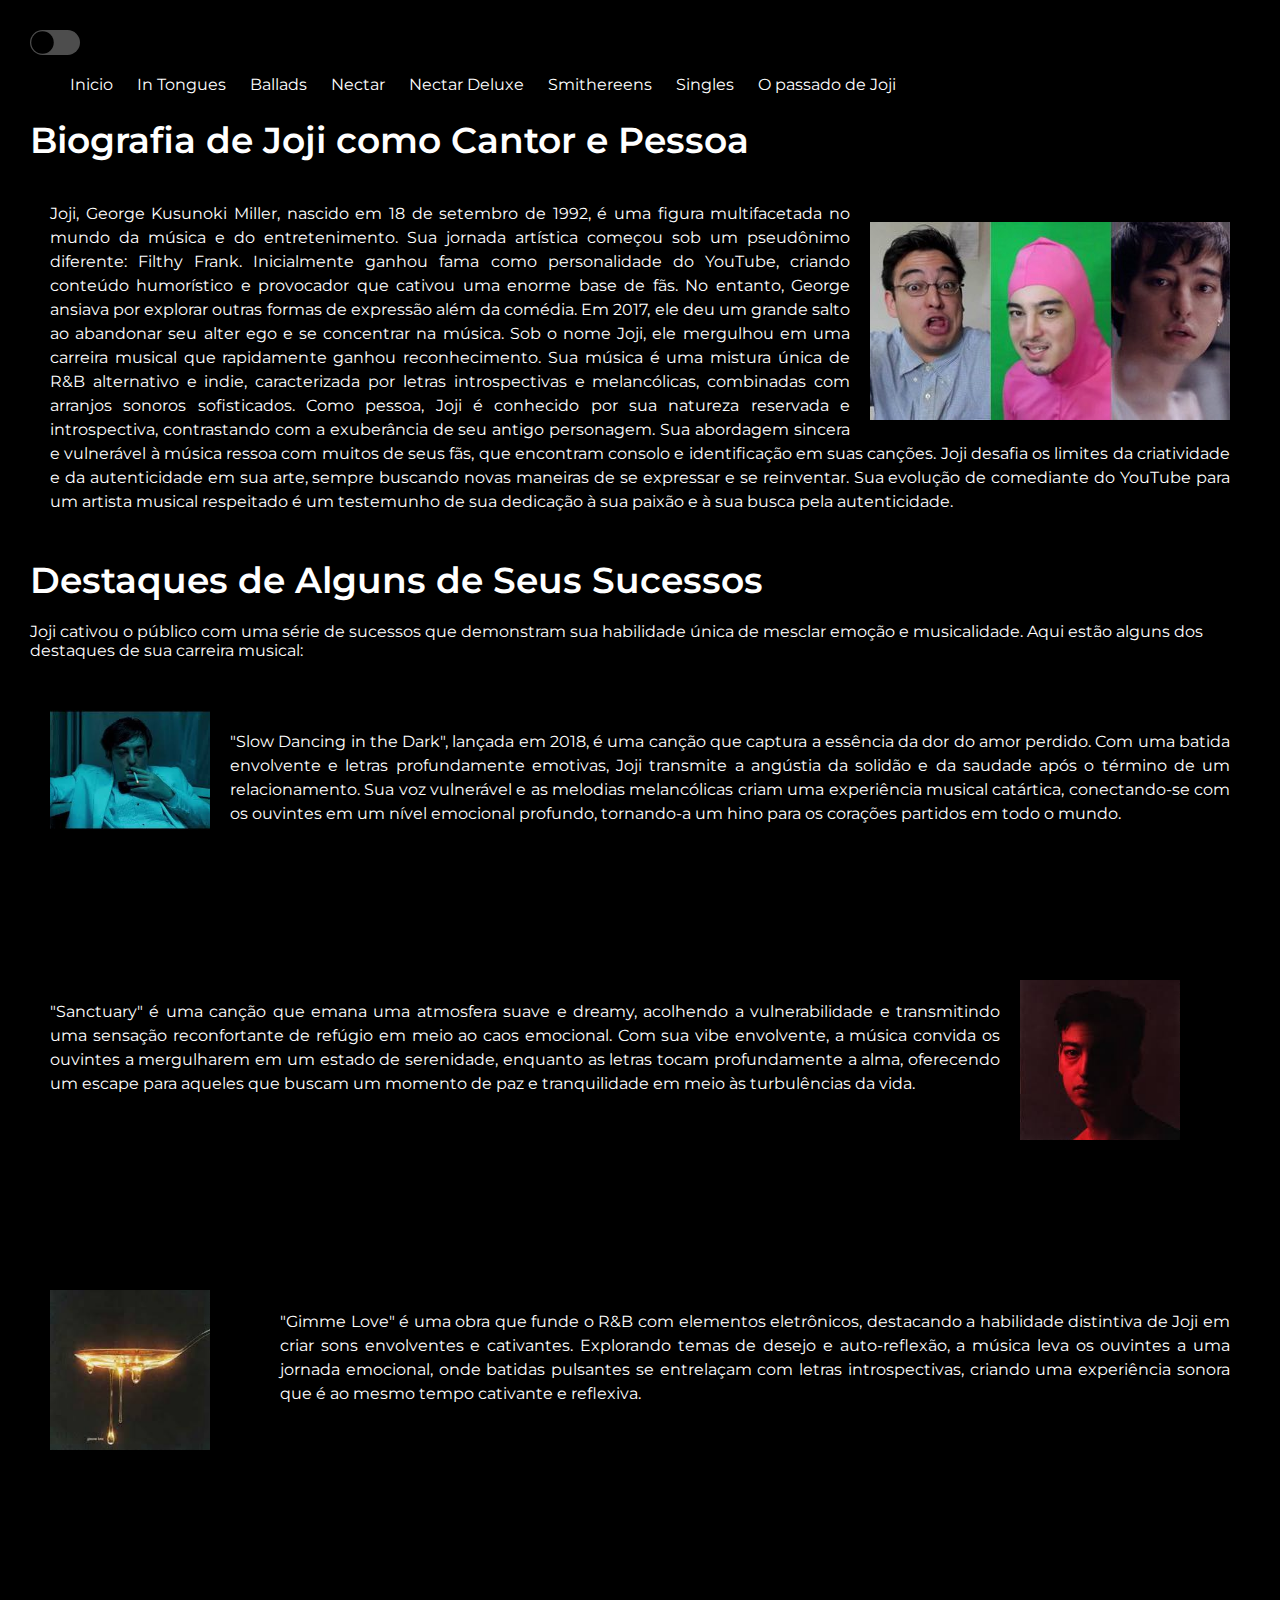
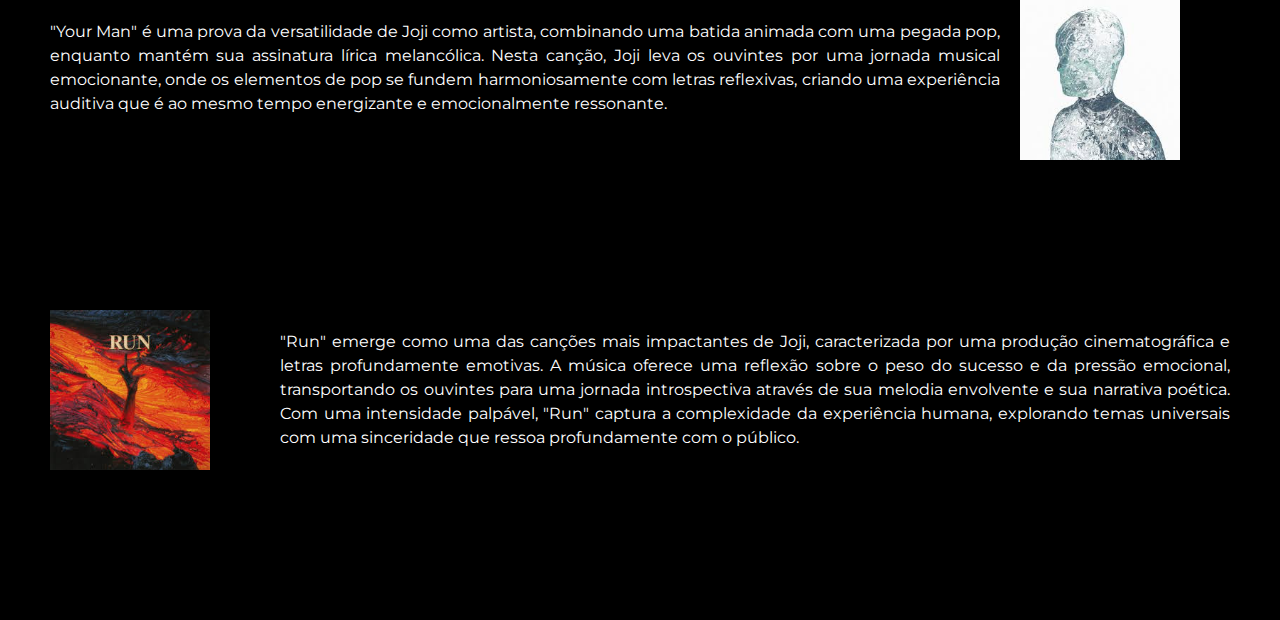
<file: index.html>
<!DOCTYPE html>
<html lang="pt-br">
<head>
    <meta charset="UTF-8">
    <meta name="viewport" content="width=device-width, initial-scale=1.0">
    <title>Joji</title>
    <link rel="stylesheet" href="../css/Style.css">
    
</head>
<body>
    <div class="trilho" id="trilho">
        <div class="indicador"
        ></div>
    </div>
    <header id="cabecalho">
        <div class="container">
            <nav>
                <ul class="menu">
                    <li><a href="/index.html">Inicio</a></li>
                    <li><a href="/HTML/Intongues.html">In Tongues</a></li>
                    <li><a href="/HTML/Ballads.html">Ballads</a></li>
                    <li><a href="/HTML/Nectar.html">Nectar</a></li>
                    <li><a href="/HTML/NectarD.html">Nectar Deluxe</a></li>
                    <li><a href="/HTML/Smithereens.html">Smithereens</a></li>
                    <li><a href="/HTML/Singles.html">Singles</a></li>
                    <li><a href="/HTML/PinkGuy.html">O passado de Joji</a></li>

                </ul>
            </nav>
           
            
        </div>
       
        <div><h1>Biografia de Joji como Cantor e Pessoa</h1>
            <img src="../img/joji.jpg" alt="Joji" id="joji">
    
            <p>Joji, George Kusunoki Miller, nascido em 18 de setembro de 1992, é uma figura multifacetada no mundo da música e do entretenimento. Sua jornada artística começou sob um pseudônimo diferente: Filthy Frank. Inicialmente ganhou fama como personalidade do YouTube, criando conteúdo humorístico e provocador que cativou uma enorme base de fãs. No entanto, George ansiava por explorar outras formas de expressão além da comédia.
    
            Em 2017, ele deu um grande salto ao abandonar seu alter ego e se concentrar na música. Sob o nome Joji, ele mergulhou em uma carreira musical que rapidamente ganhou reconhecimento. Sua música é uma mistura única de R&B alternativo e indie, caracterizada por letras introspectivas e melancólicas, combinadas com arranjos sonoros sofisticados.
            
            Como pessoa, Joji é conhecido por sua natureza reservada e introspectiva, contrastando com a exuberância de seu antigo personagem. Sua abordagem sincera e vulnerável à música ressoa com muitos de seus fãs, que encontram consolo e identificação em suas canções.
            
            Joji desafia os limites da criatividade e da autenticidade em sua arte, sempre buscando novas maneiras de se expressar e se reinventar. Sua evolução de comediante do YouTube para um artista musical respeitado é um testemunho de sua dedicação à sua paixão e à sua busca pela autenticidade.</p>
            
            <h1>Destaques de Alguns de Seus Sucessos</h1>

                Joji cativou o público com uma série de sucessos que demonstram sua habilidade única de mesclar emoção e musicalidade. Aqui estão alguns dos destaques de sua carreira musical:<br>

                <div class="sons">
                    <img src="../img/slowdance.jfif" alt="slowdance" id="slowdance">

                    <p>"Slow Dancing in the Dark", lançada em 2018, é uma canção que captura a essência da dor do amor perdido. Com uma batida envolvente e letras profundamente emotivas, Joji transmite a angústia da solidão e da saudade após o término de um relacionamento. Sua voz vulnerável e as melodias melancólicas criam uma experiência musical catártica, conectando-se com os ouvintes em um nível emocional profundo, tornando-a um hino para os corações partidos em todo o mundo.</p> 
                </div>
                <div class="sons">
                    <img src="../img/Nectar.jfif" alt="nectar" id="nectar2">

                <p>"Sanctuary" é uma canção que emana uma atmosfera suave e dreamy, acolhendo a vulnerabilidade e transmitindo uma sensação reconfortante de refúgio em meio ao caos emocional. Com sua vibe envolvente, a música convida os ouvintes a mergulharem em um estado de serenidade, enquanto as letras tocam profundamente a alma, oferecendo um escape para aqueles que buscam um momento de paz e tranquilidade em meio às turbulências da vida.</p>

                </div>
                

               

                
                <div class="sons">
                    <img src="../img/gimmelove.jfif" alt="gimmelove" id="gimmelove">

                <p>"Gimme Love" é uma obra que funde o R&B com elementos eletrônicos, destacando a habilidade distintiva de Joji em criar sons envolventes e cativantes. Explorando temas de desejo e auto-reflexão, a música leva os ouvintes a uma jornada emocional, onde batidas pulsantes se entrelaçam com letras introspectivas, criando uma experiência sonora que é ao mesmo tempo cativante e reflexiva.</p>
                </div>

               <div class="sons">
                <img src="../img/yourman.jfif" alt="yourman" id="yourman">
                <p>"Your Man" é uma prova da versatilidade de Joji como artista, combinando uma batida animada com uma pegada pop, enquanto mantém sua assinatura lírica melancólica. Nesta canção, Joji leva os ouvintes por uma jornada musical emocionante, onde os elementos de pop se fundem harmoniosamente com letras reflexivas, criando uma experiência auditiva que é ao mesmo tempo energizante e emocionalmente ressonante.</p>
               </div>

               <div class="sons">
                <img src="../img/run.jfif" alt="run" id="run">
                <p>"Run" emerge como uma das canções mais impactantes de Joji, caracterizada por uma produção cinematográfica e letras profundamente emotivas. A música oferece uma reflexão sobre o peso do sucesso e da pressão emocional, transportando os ouvintes para uma jornada introspectiva através de sua melodia envolvente e sua narrativa poética. Com uma intensidade palpável, "Run" captura a complexidade da experiência humana, explorando temas universais com uma sinceridade que ressoa profundamente com o público.</p>
               </div>

                
                </div>
                <script src="/js/scripts.js"></script>
                
    
    
</body>
</html>
</file>
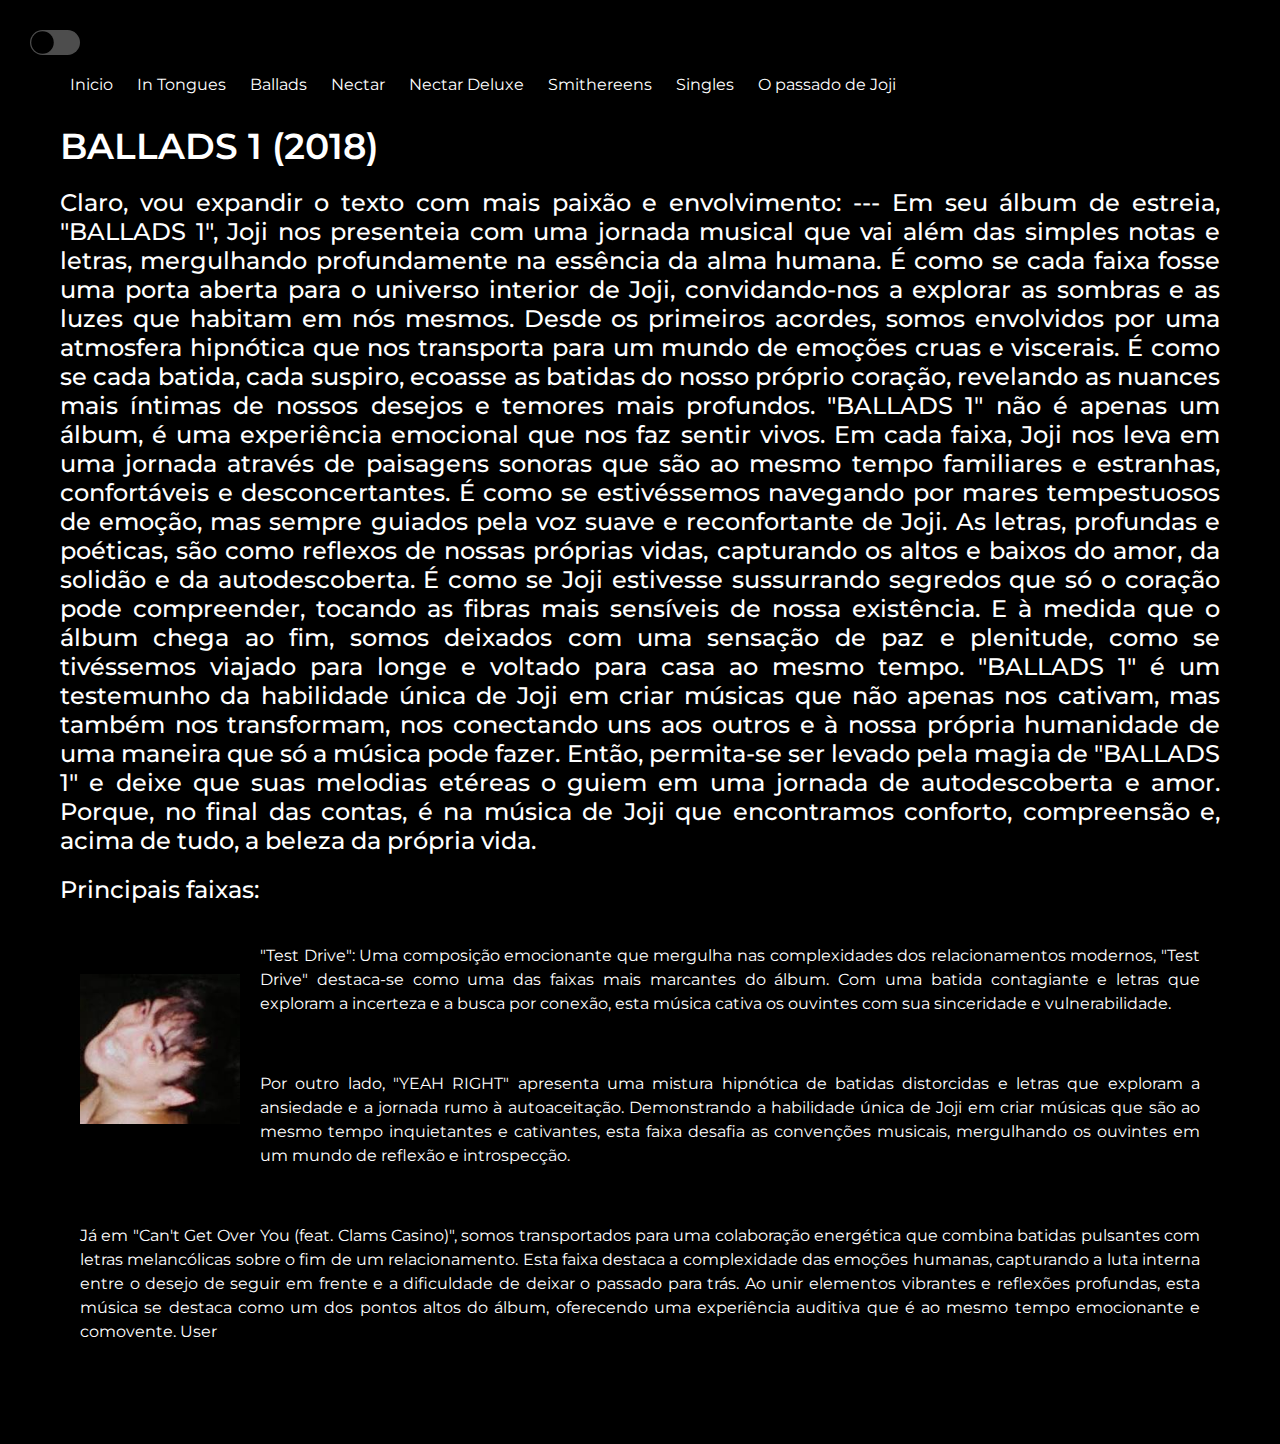
<file: HTML/Ballads.html>
<!DOCTYPE html>
<html lang="pt-br">
<head>
    <meta charset="UTF-8">
    <meta name="viewport" content="width=device-width, initial-scale=1.0">
    <title>BALLADS 1 (2018)</title>
    <link rel="stylesheet" href="../css/Style.css">
</head>
<body>
    <div class="trilho" id="trilho">
        <div class="indicador"
        ></div>
    </div>
    <header id="cabecalho">
        <div class="container">
            <nav>
                <ul class="menu">
                    <li><a href="/index.html">Inicio</a></li>
                    <li><a href="/HTML/Intongues.html">In Tongues</a></li>
                    <li><a href="/HTML/Ballads.html">Ballads</a></li>
                    <li><a href="/HTML/Nectar.html">Nectar</a></li>
                    <li><a href="/HTML/NectarD.html">Nectar Deluxe</a></li>
                    <li><a href="/HTML/Smithereens.html">Smithereens</a></li>
                    <li><a href="/HTML/Singles.html">Singles</a></li>
                    <li><a href="/HTML/PinkGuy.html">O passado de Joji</a></li>

                </ul>
            </nav>
           
            
        </div>
   <div class="musica"><h1>BALLADS 1 (2018)</h1>
    <h2>Claro, vou expandir o texto com mais paixão e envolvimento:

        ---
        
        Em seu álbum de estreia, "BALLADS 1", Joji nos presenteia com uma jornada musical que vai além das simples notas e letras, mergulhando profundamente na essência da alma humana. É como se cada faixa fosse uma porta aberta para o universo interior de Joji, convidando-nos a explorar as sombras e as luzes que habitam em nós mesmos.
        
        Desde os primeiros acordes, somos envolvidos por uma atmosfera hipnótica que nos transporta para um mundo de emoções cruas e viscerais. É como se cada batida, cada suspiro, ecoasse as batidas do nosso próprio coração, revelando as nuances mais íntimas de nossos desejos e temores mais profundos.
        
        "BALLADS 1" não é apenas um álbum, é uma experiência emocional que nos faz sentir vivos. Em cada faixa, Joji nos leva em uma jornada através de paisagens sonoras que são ao mesmo tempo familiares e estranhas, confortáveis e desconcertantes. É como se estivéssemos navegando por mares tempestuosos de emoção, mas sempre guiados pela voz suave e reconfortante de Joji.
        
        As letras, profundas e poéticas, são como reflexos de nossas próprias vidas, capturando os altos e baixos do amor, da solidão e da autodescoberta. É como se Joji estivesse sussurrando segredos que só o coração pode compreender, tocando as fibras mais sensíveis de nossa existência.
        
        E à medida que o álbum chega ao fim, somos deixados com uma sensação de paz e plenitude, como se tivéssemos viajado para longe e voltado para casa ao mesmo tempo. "BALLADS 1" é um testemunho da habilidade única de Joji em criar músicas que não apenas nos cativam, mas também nos transformam, nos conectando uns aos outros e à nossa própria humanidade de uma maneira que só a música pode fazer.
        
        Então, permita-se ser levado pela magia de "BALLADS 1" e deixe que suas melodias etéreas o guiem em uma jornada de autodescoberta e amor. Porque, no final das contas, é na música de Joji que encontramos conforto, compreensão e, acima de tudo, a beleza da própria vida.</h2>
    <h2>Principais faixas:</h2>

    <img src="../img/ballads.jfif" alt="ballads" id="ballads">

    <p>"Test Drive": Uma composição emocionante que mergulha nas complexidades dos relacionamentos modernos, "Test Drive" destaca-se como uma das faixas mais marcantes do álbum. Com uma batida contagiante e letras que exploram a incerteza e a busca por conexão, esta música cativa os ouvintes com sua sinceridade e vulnerabilidade.</p>

    <p>Por outro lado, "YEAH RIGHT" apresenta uma mistura hipnótica de batidas distorcidas e letras que exploram a ansiedade e a jornada rumo à autoaceitação. Demonstrando a habilidade única de Joji em criar músicas que são ao mesmo tempo inquietantes e cativantes, esta faixa desafia as convenções musicais, mergulhando os ouvintes em um mundo de reflexão e introspecção.</p>

    <p>Já em "Can't Get Over You (feat. Clams Casino)", somos transportados para uma colaboração energética que combina batidas pulsantes com letras melancólicas sobre o fim de um relacionamento. Esta faixa destaca a complexidade das emoções humanas, capturando a luta interna entre o desejo de seguir em frente e a dificuldade de deixar o passado para trás. Ao unir elementos vibrantes e reflexões profundas, esta música se destaca como um dos pontos altos do álbum, oferecendo uma experiência auditiva que é ao mesmo tempo emocionante e comovente.

        User
        </p>
 </div>
 <script src="/js/scripts.js"></script>
                
    
</body>
</html>
</file>
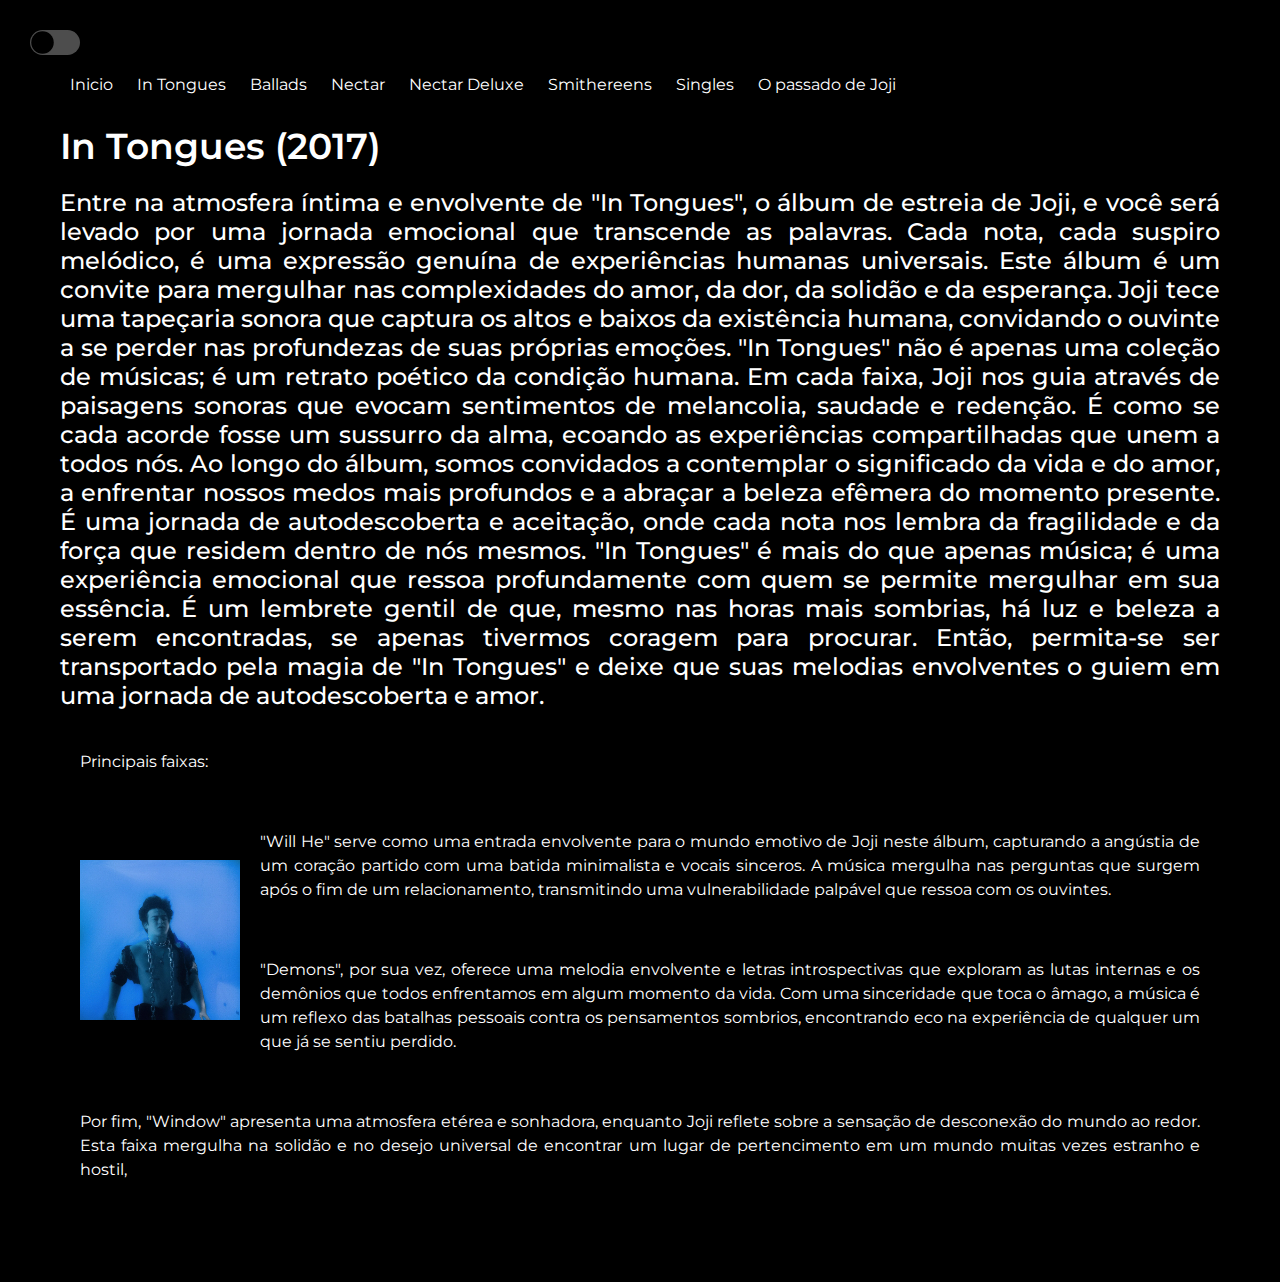
<file: HTML/Intongues.html>
<!DOCTYPE html>
<html lang="en">
<head>
    <meta charset="UTF-8">
    <meta name="viewport" content="width=device-width, initial-scale=1.0">
    <title>In Tongues (2017)</title>
    <link rel="stylesheet" href="../css/Style.css">
</head>
<body>
    <div class="trilho" id="trilho">
        <div class="indicador"
        ></div>
    </div>
    <header id="cabecalho">
        <div class="container">
            <nav>
                <ul class="menu">
                    <li><a href="/index.html">Inicio</a></li>
                    <li><a href="/HTML/Intongues.html">In Tongues</a></li>
                    <li><a href="/HTML/Ballads.html">Ballads</a></li>
                    <li><a href="/HTML/Nectar.html">Nectar</a></li>
                    <li><a href="/HTML/NectarD.html">Nectar Deluxe</a></li>
                    <li><a href="/HTML/Smithereens.html">Smithereens</a></li>
                    <li><a href="/HTML/Singles.html">Singles</a></li>
                    <li><a href="/HTML/PinkGuy.html">O passado de Joji</a></li>

                </ul>
            </nav>
           
            
        </div>
    <div class="musica"><h1>In Tongues (2017)</h1>
        <h2>Entre na atmosfera íntima e envolvente de "In Tongues", o álbum de estreia de Joji, e você será levado por uma jornada emocional que transcende as palavras. Cada nota, cada suspiro melódico, é uma expressão genuína de experiências humanas universais.

            Este álbum é um convite para mergulhar nas complexidades do amor, da dor, da solidão e da esperança. Joji tece uma tapeçaria sonora que captura os altos e baixos da existência humana, convidando o ouvinte a se perder nas profundezas de suas próprias emoções.
            
            "In Tongues" não é apenas uma coleção de músicas; é um retrato poético da condição humana. Em cada faixa, Joji nos guia através de paisagens sonoras que evocam sentimentos de melancolia, saudade e redenção. É como se cada acorde fosse um sussurro da alma, ecoando as experiências compartilhadas que unem a todos nós.
            
            Ao longo do álbum, somos convidados a contemplar o significado da vida e do amor, a enfrentar nossos medos mais profundos e a abraçar a beleza efêmera do momento presente. É uma jornada de autodescoberta e aceitação, onde cada nota nos lembra da fragilidade e da força que residem dentro de nós mesmos.
            
            "In Tongues" é mais do que apenas música; é uma experiência emocional que ressoa profundamente com quem se permite mergulhar em sua essência. É um lembrete gentil de que, mesmo nas horas mais sombrias, há luz e beleza a serem encontradas, se apenas tivermos coragem para procurar.
            
            Então, permita-se ser transportado pela magia de "In Tongues" e deixe que suas melodias envolventes o guiem em uma jornada de autodescoberta e amor.
            
            
            
            </h2>
        <p>Principais faixas:</p>
        <img src="../img/In_tongues.webp" alt="In_tongues" id="In_tongues">
    
            <p>"Will He" serve como uma entrada envolvente para o mundo emotivo de Joji neste álbum, capturando a angústia de um coração partido com uma batida minimalista e vocais sinceros. A música mergulha nas perguntas que surgem após o fim de um relacionamento, transmitindo uma vulnerabilidade palpável que ressoa com os ouvintes.</p>

            <p>"Demons", por sua vez, oferece uma melodia envolvente e letras introspectivas que exploram as lutas internas e os demônios que todos enfrentamos em algum momento da vida. Com uma sinceridade que toca o âmago, a música é um reflexo das batalhas pessoais contra os pensamentos sombrios, encontrando eco na experiência de qualquer um que já se sentiu perdido.
            </p>
            <P>Por fim, "Window" apresenta uma atmosfera etérea e sonhadora, enquanto Joji reflete sobre a sensação de desconexão do mundo ao redor. Esta faixa mergulha na solidão e no desejo universal de encontrar um lugar de pertencimento em um mundo muitas vezes estranho e hostil, </p>
        </div>
        <script src="/js/scripts.js"></script>
                
</body>
</html>
</file>
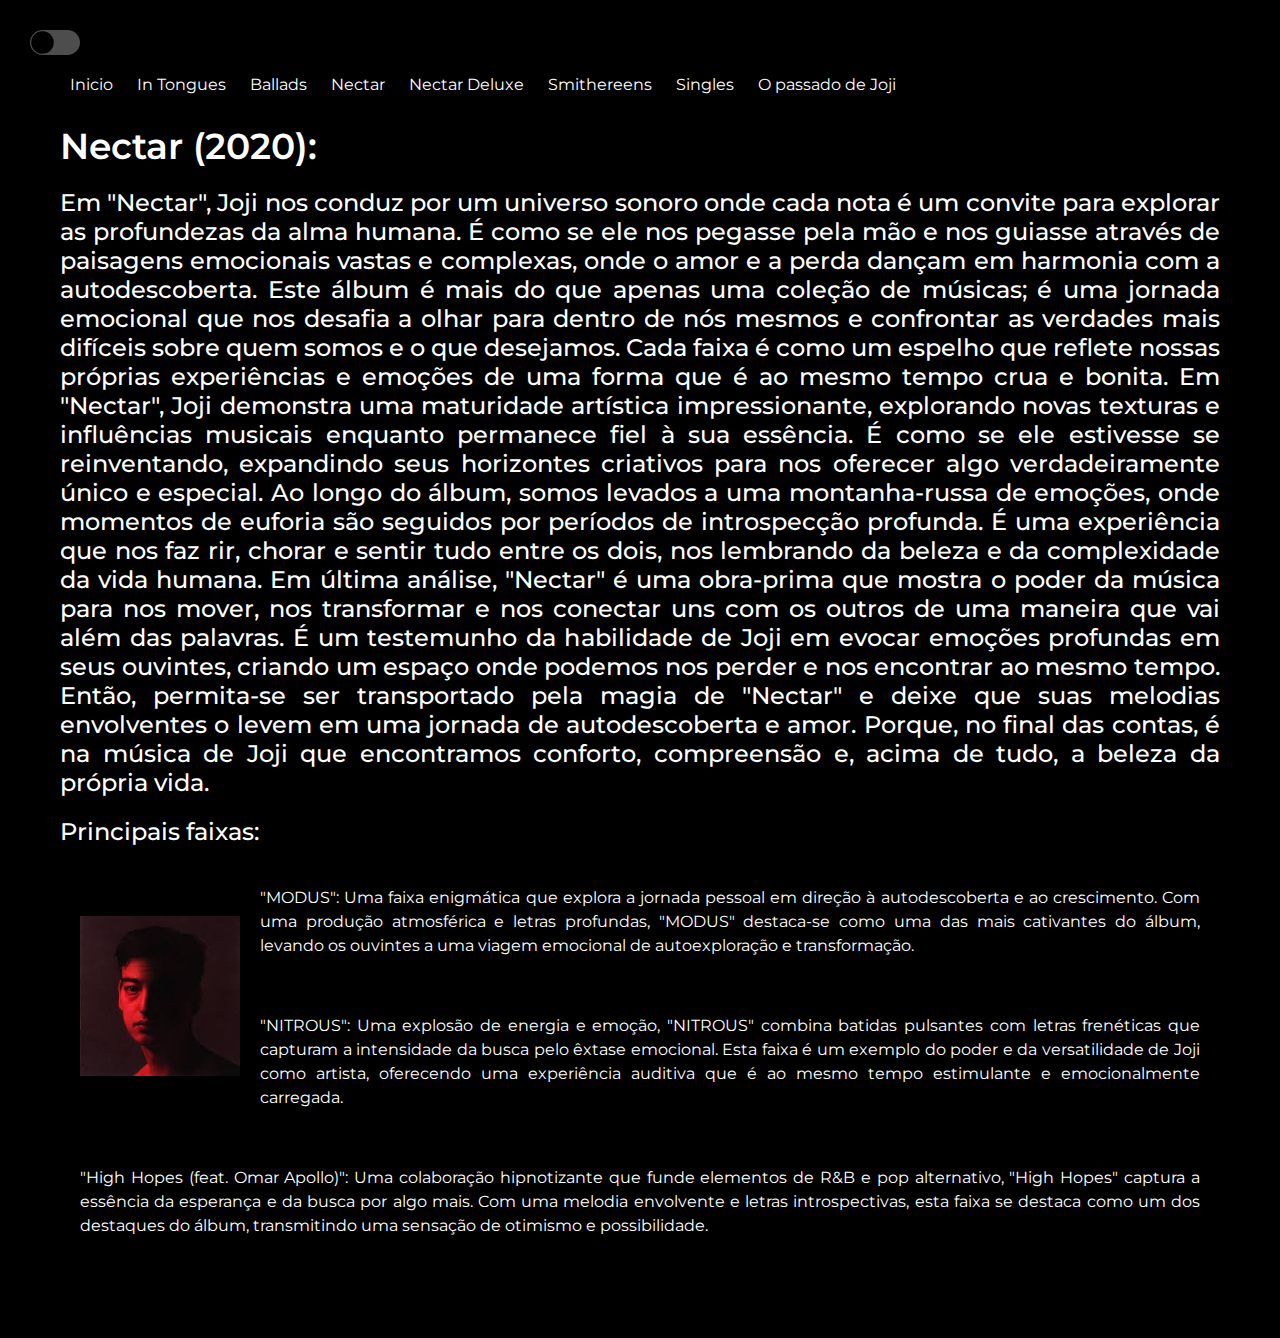
<file: HTML/Nectar.html>
<!DOCTYPE html>
<html lang="pt-br">
<head>
    <meta charset="UTF-8">
    <meta name="viewport" content="width=device-width, initial-scale=1.0">
    <title> Nectar (2020)</title>
    <link rel="stylesheet" href="../css/Style.css">
</head>
<body>
    <div class="trilho" id="trilho">
        <div class="indicador"
        ></div>
    </div>
    <header id="cabecalho">
        <div class="container">
            <nav>
                <ul class="menu">
                    <li><a href="/index.html">Inicio</a></li>
                    <li><a href="/HTML/Intongues.html">In Tongues</a></li>
                    <li><a href="/HTML/Ballads.html">Ballads</a></li>
                    <li><a href="/HTML/Nectar.html">Nectar</a></li>
                    <li><a href="/HTML/NectarD.html">Nectar Deluxe</a></li>
                    <li><a href="/HTML/Smithereens.html">Smithereens</a></li>
                    <li><a href="/HTML/Singles.html">Singles</a></li>
                    <li><a href="/HTML/PinkGuy.html">O passado de Joji</a></li>

                </ul>
            </nav>
           
            
        </div>
   <div class="musica"> <h1> Nectar (2020):</h1>
    <h2>Em "Nectar", Joji nos conduz por um universo sonoro onde cada nota é um convite para explorar as profundezas da alma humana. É como se ele nos pegasse pela mão e nos guiasse através de paisagens emocionais vastas e complexas, onde o amor e a perda dançam em harmonia com a autodescoberta.

        Este álbum é mais do que apenas uma coleção de músicas; é uma jornada emocional que nos desafia a olhar para dentro de nós mesmos e confrontar as verdades mais difíceis sobre quem somos e o que desejamos. Cada faixa é como um espelho que reflete nossas próprias experiências e emoções de uma forma que é ao mesmo tempo crua e bonita.
        
        Em "Nectar", Joji demonstra uma maturidade artística impressionante, explorando novas texturas e influências musicais enquanto permanece fiel à sua essência. É como se ele estivesse se reinventando, expandindo seus horizontes criativos para nos oferecer algo verdadeiramente único e especial.
        
        Ao longo do álbum, somos levados a uma montanha-russa de emoções, onde momentos de euforia são seguidos por períodos de introspecção profunda. É uma experiência que nos faz rir, chorar e sentir tudo entre os dois, nos lembrando da beleza e da complexidade da vida humana.
        
        Em última análise, "Nectar" é uma obra-prima que mostra o poder da música para nos mover, nos transformar e nos conectar uns com os outros de uma maneira que vai além das palavras. É um testemunho da habilidade de Joji em evocar emoções profundas em seus ouvintes, criando um espaço onde podemos nos perder e nos encontrar ao mesmo tempo.
        
        Então, permita-se ser transportado pela magia de "Nectar" e deixe que suas melodias envolventes o levem em uma jornada de autodescoberta e amor. Porque, no final das contas, é na música de Joji que encontramos conforto, compreensão e, acima de tudo, a beleza da própria vida.</h2>
    <h2>Principais faixas:</h2>

    <img src="../img/Nectar.jfif" alt="nectar" id="nectar">

    <p>"MODUS": Uma faixa enigmática que explora a jornada pessoal em direção à autodescoberta e ao crescimento. Com uma produção atmosférica e letras profundas, "MODUS" destaca-se como uma das mais cativantes do álbum, levando os ouvintes a uma viagem emocional de autoexploração e transformação.</p>

    <p>"NITROUS": Uma explosão de energia e emoção, "NITROUS" combina batidas pulsantes com letras frenéticas que capturam a intensidade da busca pelo êxtase emocional. Esta faixa é um exemplo do poder e da versatilidade de Joji como artista, oferecendo uma experiência auditiva que é ao mesmo tempo estimulante e emocionalmente carregada.</p>

    <p>"High Hopes (feat. Omar Apollo)": Uma colaboração hipnotizante que funde elementos de R&B e pop alternativo, "High Hopes" captura a essência da esperança e da busca por algo mais. Com uma melodia envolvente e letras introspectivas, esta faixa se destaca como um dos destaques do álbum, transmitindo uma sensação de otimismo e possibilidade.</p>
    </div>
    <script src="/js/scripts.js"></script>
                
</body>
</html>
</file>
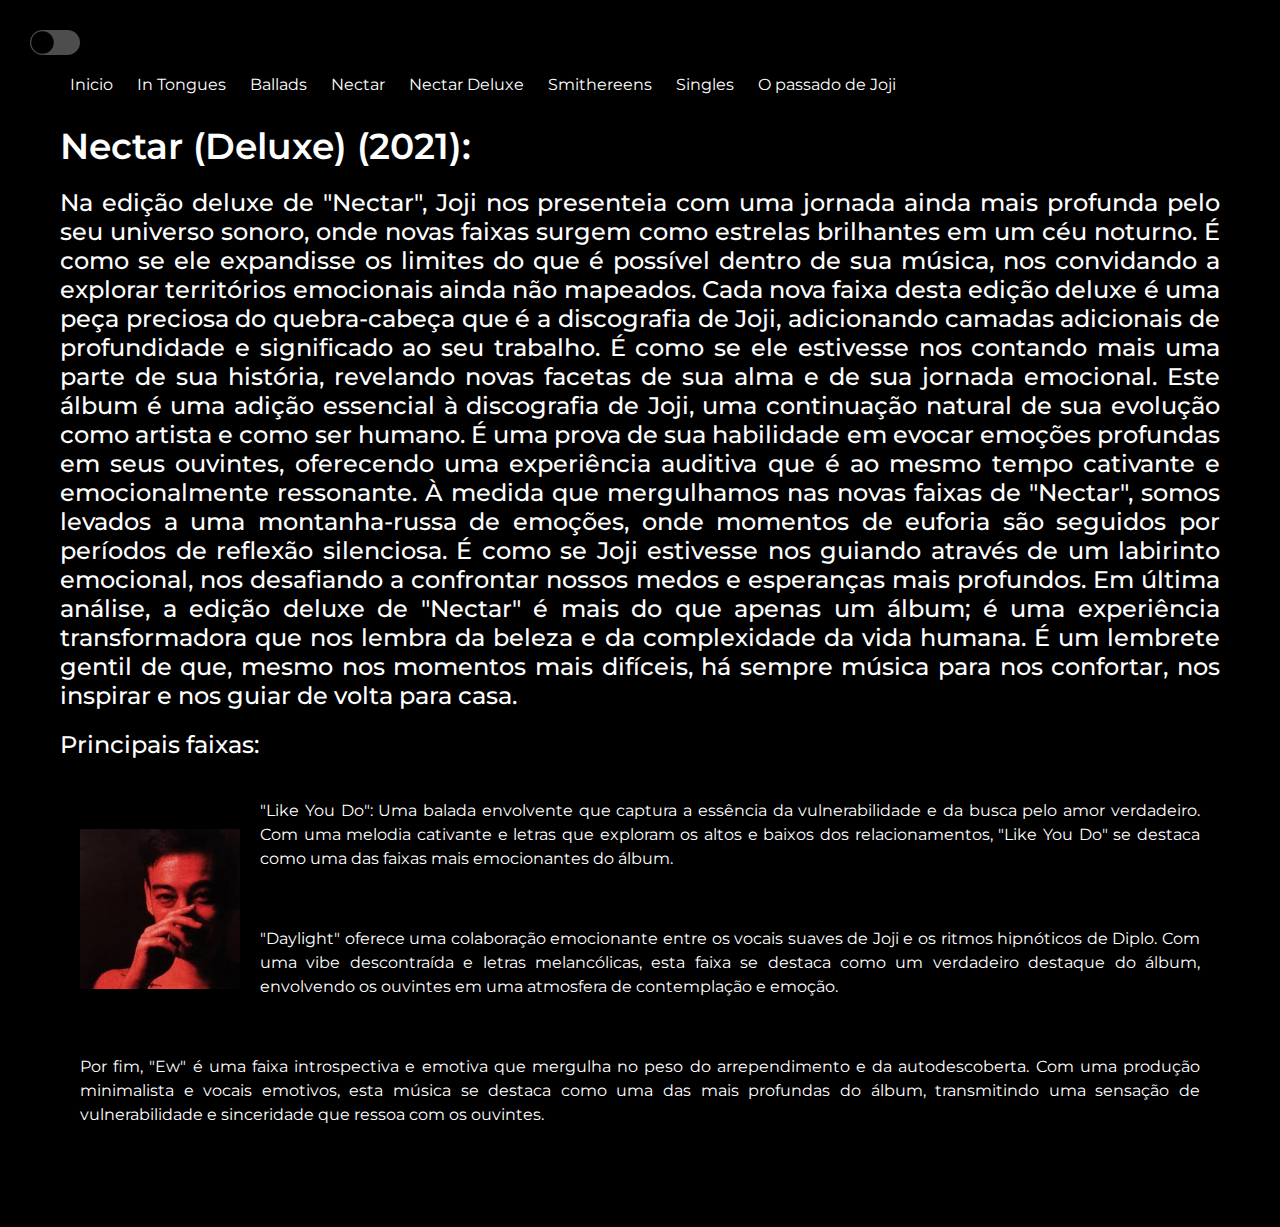
<file: HTML/NectarD.html>
<!DOCTYPE html>
<html lang="pt-br">
<head>
    <meta charset="UTF-8">
    <meta name="viewport" content="width=device-width, initial-scale=1.0">
    <title>Nectar (Deluxe) (2021)</title>
    <link rel="stylesheet" href="../css/Style.css">
</head>
<body>
    <div class="trilho" id="trilho">
        <div class="indicador"
        ></div>
    </div>
    <div class="container">
        <header id="cabecalho">
            <div class="container">
                <nav>
                    <ul class="menu">
                        <li><a href="/index.html">Inicio</a></li>
                        <li><a href="/HTML/Intongues.html">In Tongues</a></li>
                        <li><a href="/HTML/Ballads.html">Ballads</a></li>
                        <li><a href="/HTML/Nectar.html">Nectar</a></li>
                        <li><a href="/HTML/NectarD.html">Nectar Deluxe</a></li>
                        <li><a href="/HTML/Smithereens.html">Smithereens</a></li>
                        <li><a href="/HTML/Singles.html">Singles</a></li>
                        <li><a href="/HTML/PinkGuy.html">O passado de Joji</a></li>
    
                    </ul>
                </nav>
               
                
            </div>
    <div class="musica"><h1>Nectar (Deluxe) (2021):</h1>
        <h2>Na edição deluxe de "Nectar", Joji nos presenteia com uma jornada ainda mais profunda pelo seu universo sonoro, onde novas faixas surgem como estrelas brilhantes em um céu noturno. É como se ele expandisse os limites do que é possível dentro de sua música, nos convidando a explorar territórios emocionais ainda não mapeados.

            Cada nova faixa desta edição deluxe é uma peça preciosa do quebra-cabeça que é a discografia de Joji, adicionando camadas adicionais de profundidade e significado ao seu trabalho. É como se ele estivesse nos contando mais uma parte de sua história, revelando novas facetas de sua alma e de sua jornada emocional.
            
            Este álbum é uma adição essencial à discografia de Joji, uma continuação natural de sua evolução como artista e como ser humano. É uma prova de sua habilidade em evocar emoções profundas em seus ouvintes, oferecendo uma experiência auditiva que é ao mesmo tempo cativante e emocionalmente ressonante.
            
            À medida que mergulhamos nas novas faixas de "Nectar", somos levados a uma montanha-russa de emoções, onde momentos de euforia são seguidos por períodos de reflexão silenciosa. É como se Joji estivesse nos guiando através de um labirinto emocional, nos desafiando a confrontar nossos medos e esperanças mais profundos.
            
            Em última análise, a edição deluxe de "Nectar" é mais do que apenas um álbum; é uma experiência transformadora que nos lembra da beleza e da complexidade da vida humana. É um lembrete gentil de que, mesmo nos momentos mais difíceis, há sempre música para nos confortar, nos inspirar e nos guiar de volta para casa.
            
            
            
            </h2>
        <h2>Principais faixas:</h2>

        <img src="../img/nectarD.jfif" alt="nectard" id="nectarD">

        <p>"Like You Do": Uma balada envolvente que captura a essência da vulnerabilidade e da busca pelo amor verdadeiro. Com uma melodia cativante e letras que exploram os altos e baixos dos relacionamentos, "Like You Do" se destaca como uma das faixas mais emocionantes do álbum.</p>

        <p>"Daylight" oferece uma colaboração emocionante entre os vocais suaves de Joji e os ritmos hipnóticos de Diplo. Com uma vibe descontraída e letras melancólicas, esta faixa se destaca como um verdadeiro destaque do álbum, envolvendo os ouvintes em uma atmosfera de contemplação e emoção.</p>

        <p>Por fim, "Ew" é uma faixa introspectiva e emotiva que mergulha no peso do arrependimento e da autodescoberta. Com uma produção minimalista e vocais emotivos, esta música se destaca como uma das mais profundas do álbum, transmitindo uma sensação de vulnerabilidade e sinceridade que ressoa com os ouvintes.</p>
        </div>
        <script src="/js/scripts.js"></script>
                
</body>
</html>
</file>
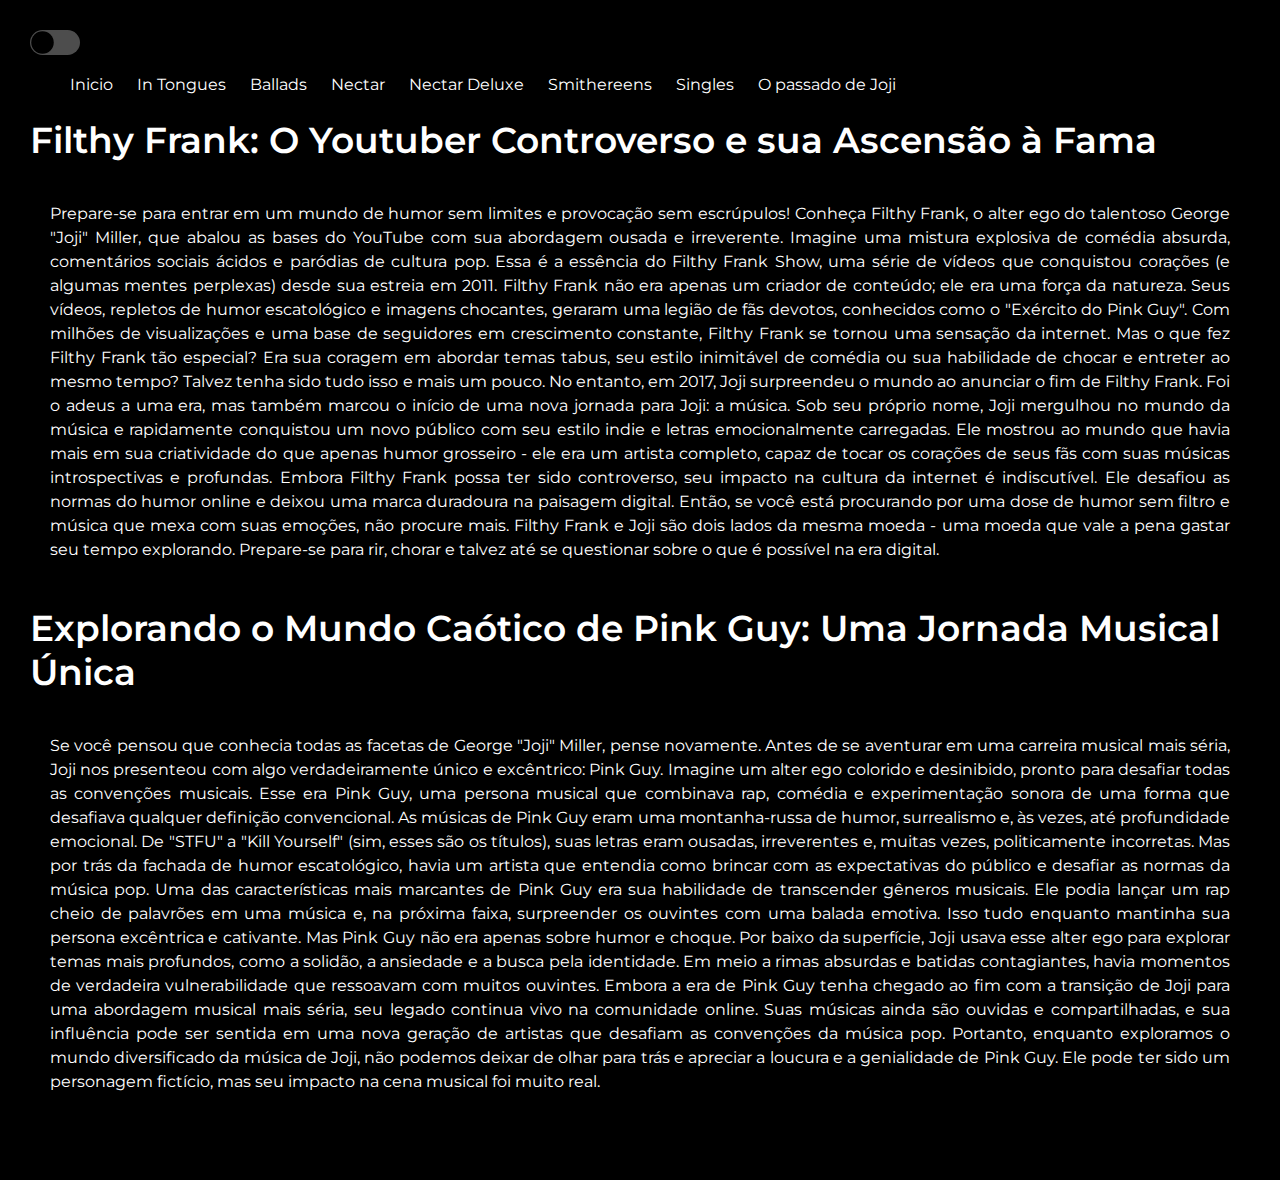
<file: HTML/PinkGuy.html>
<!DOCTYPE html>
<html lang="pt-br">
<head>
    <meta charset="UTF-8">
    <meta name="viewport" content="width=device-width, initial-scale=1.0">
    <title>Document</title>
    <link rel="stylesheet" href="/css/Style.css">
</head>
<body>
    <div class="trilho" id="trilho">
        <div class="indicador"
        ></div>
    </div>
    <header id="cabecalho">
        <div class="container">
            <nav>
                <ul class="menu">
                    <li><a href="/index.html">Inicio</a></li>
                    <li><a href="/HTML/Intongues.html">In Tongues</a></li>
                    <li><a href="/HTML/Ballads.html">Ballads</a></li>
                    <li><a href="/HTML/Nectar.html">Nectar</a></li>
                    <li><a href="/HTML/NectarD.html">Nectar Deluxe</a></li>
                    <li><a href="/HTML/Smithereens.html">Smithereens</a></li>
                    <li><a href="/HTML/Singles.html">Singles</a></li>
                    <li><a href="/HTML/PinkGuy.html">O passado de Joji</a></li>

                </ul>
            </nav>
           
            
        </div>
        
   <div> <h1>Filthy Frank: O Youtuber Controverso e sua Ascensão à Fama</h1>
    <p>Prepare-se para entrar em um mundo de humor sem limites e provocação sem escrúpulos! Conheça Filthy Frank, o alter ego do talentoso George "Joji" Miller, que abalou as bases do YouTube com sua abordagem ousada e irreverente.

        Imagine uma mistura explosiva de comédia absurda, comentários sociais ácidos e paródias de cultura pop. Essa é a essência do Filthy Frank Show, uma série de vídeos que conquistou corações (e algumas mentes perplexas) desde sua estreia em 2011.
        
        Filthy Frank não era apenas um criador de conteúdo; ele era uma força da natureza. Seus vídeos, repletos de humor escatológico e imagens chocantes, geraram uma legião de fãs devotos, conhecidos como o "Exército do Pink Guy". Com milhões de visualizações e uma base de seguidores em crescimento constante, Filthy Frank se tornou uma sensação da internet.
        
        Mas o que fez Filthy Frank tão especial? Era sua coragem em abordar temas tabus, seu estilo inimitável de comédia ou sua habilidade de chocar e entreter ao mesmo tempo? Talvez tenha sido tudo isso e mais um pouco.
        
        No entanto, em 2017, Joji surpreendeu o mundo ao anunciar o fim de Filthy Frank. Foi o adeus a uma era, mas também marcou o início de uma nova jornada para Joji: a música.
        
        Sob seu próprio nome, Joji mergulhou no mundo da música e rapidamente conquistou um novo público com seu estilo indie e letras emocionalmente carregadas. Ele mostrou ao mundo que havia mais em sua criatividade do que apenas humor grosseiro - ele era um artista completo, capaz de tocar os corações de seus fãs com suas músicas introspectivas e profundas.
        
        Embora Filthy Frank possa ter sido controverso, seu impacto na cultura da internet é indiscutível. Ele desafiou as normas do humor online e deixou uma marca duradoura na paisagem digital.
        
        Então, se você está procurando por uma dose de humor sem filtro e música que mexa com suas emoções, não procure mais. Filthy Frank e Joji são dois lados da mesma moeda - uma moeda que vale a pena gastar seu tempo explorando. Prepare-se para rir, chorar e talvez até se questionar sobre o que é possível na era digital.
        </p>
        <h1>Explorando o Mundo Caótico de Pink Guy: Uma Jornada Musical Única</h1>
        <p>Se você pensou que conhecia todas as facetas de George "Joji" Miller, pense novamente. Antes de se aventurar em uma carreira musical mais séria, Joji nos presenteou com algo verdadeiramente único e excêntrico: Pink Guy.

            Imagine um alter ego colorido e desinibido, pronto para desafiar todas as convenções musicais. Esse era Pink Guy, uma persona musical que combinava rap, comédia e experimentação sonora de uma forma que desafiava qualquer definição convencional.
            
            As músicas de Pink Guy eram uma montanha-russa de humor, surrealismo e, às vezes, até profundidade emocional. De "STFU" a "Kill Yourself" (sim, esses são os títulos), suas letras eram ousadas, irreverentes e, muitas vezes, politicamente incorretas. Mas por trás da fachada de humor escatológico, havia um artista que entendia como brincar com as expectativas do público e desafiar as normas da música pop.
            
            Uma das características mais marcantes de Pink Guy era sua habilidade de transcender gêneros musicais. Ele podia lançar um rap cheio de palavrões em uma música e, na próxima faixa, surpreender os ouvintes com uma balada emotiva. Isso tudo enquanto mantinha sua persona excêntrica e cativante.
            
            Mas Pink Guy não era apenas sobre humor e choque. Por baixo da superfície, Joji usava esse alter ego para explorar temas mais profundos, como a solidão, a ansiedade e a busca pela identidade. Em meio a rimas absurdas e batidas contagiantes, havia momentos de verdadeira vulnerabilidade que ressoavam com muitos ouvintes.
            
            Embora a era de Pink Guy tenha chegado ao fim com a transição de Joji para uma abordagem musical mais séria, seu legado continua vivo na comunidade online. Suas músicas ainda são ouvidas e compartilhadas, e sua influência pode ser sentida em uma nova geração de artistas que desafiam as convenções da música pop.
            
            Portanto, enquanto exploramos o mundo diversificado da música de Joji, não podemos deixar de olhar para trás e apreciar a loucura e a genialidade de Pink Guy. Ele pode ter sido um personagem fictício, mas seu impacto na cena musical foi muito real.
            </p>
            <script src="/js/scripts.js"></script>
                
    </div>
</body>
</html>
</file>
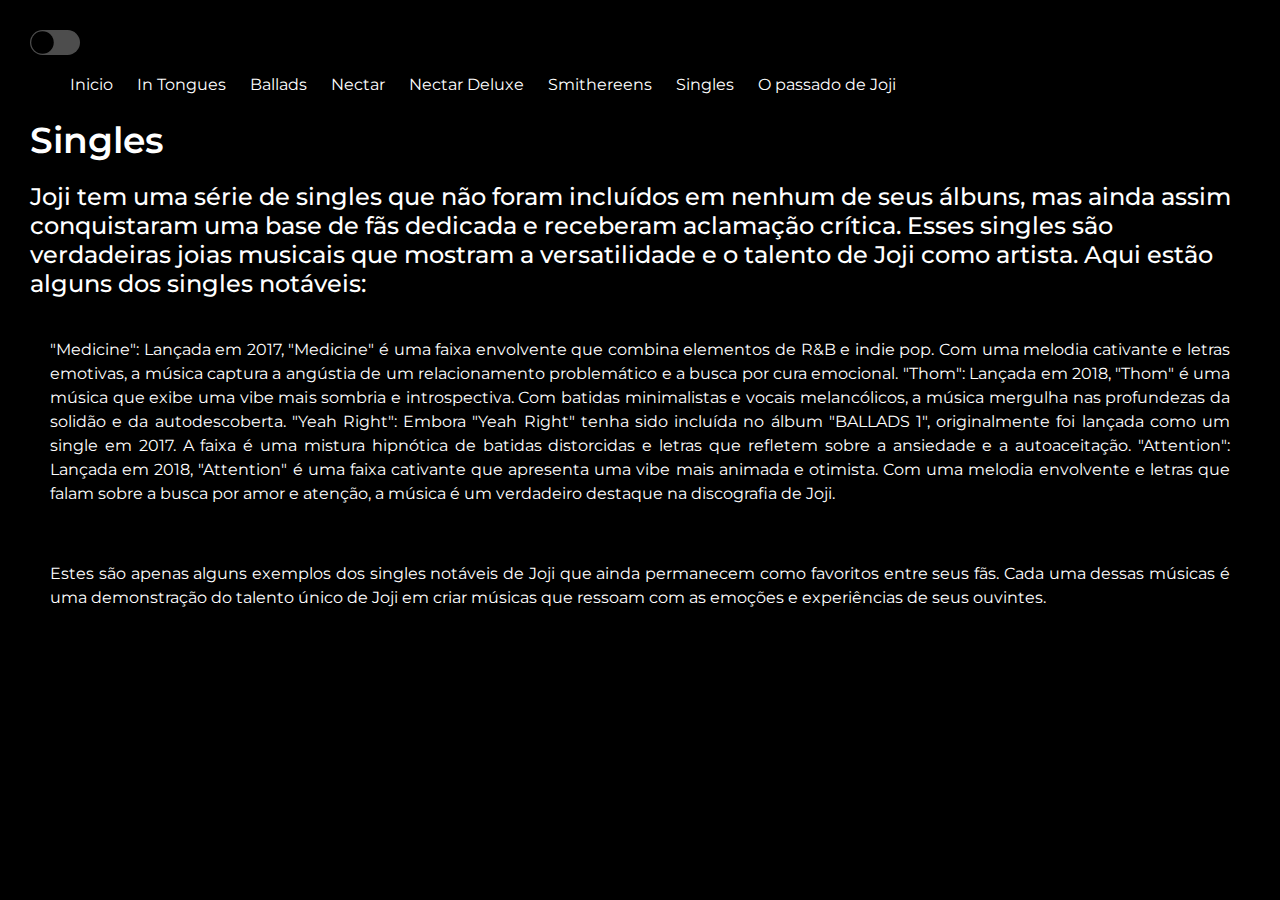
<file: HTML/Singles.html>
<!DOCTYPE html>
<html lang="pt-br">
<head>
    <meta charset="UTF-8">
    <meta name="viewport" content="width=device-width, initial-scale=1.0">
    <title>Singles</title>
    <link rel="stylesheet" href="/css/Style.css">
</head>
<body>
    <div class="trilho" id="trilho">
        <div class="indicador"
        ></div>
    </div>
    <header id="cabecalho">
        <div class="container">
            <nav>
                <ul class="menu">
                    <li><a href="/index.html">Inicio</a></li>
                    <li><a href="/HTML/Intongues.html">In Tongues</a></li>
                    <li><a href="/HTML/Ballads.html">Ballads</a></li>
                    <li><a href="/HTML/Nectar.html">Nectar</a></li>
                    <li><a href="/HTML/NectarD.html">Nectar Deluxe</a></li>
                    <li><a href="/HTML/Smithereens.html">Smithereens</a></li>
                    <li><a href="/HTML/Singles.html">Singles</a></li>
                    <li><a href="/HTML/PinkGuy.html">O passado de Joji</a></li>

                </ul>
            </nav>
           
            
        </div>
        
    <div><h1>Singles</h1>
        <h2>Joji tem uma série de singles que não foram incluídos em nenhum de seus álbuns, mas ainda assim conquistaram uma base de fãs dedicada e receberam aclamação crítica. Esses singles são verdadeiras joias musicais que mostram a versatilidade e o talento de Joji como artista. Aqui estão alguns dos singles notáveis:</h2>
        <p>"Medicine": Lançada em 2017, "Medicine" é uma faixa envolvente que combina elementos de R&B e indie pop. Com uma melodia cativante e letras emotivas, a música captura a angústia de um relacionamento problemático e a busca por cura emocional.
            "Thom": Lançada em 2018, "Thom" é uma música que exibe uma vibe mais sombria e introspectiva. Com batidas minimalistas e vocais melancólicos, a música mergulha nas profundezas da solidão e da autodescoberta.
            "Yeah Right": Embora "Yeah Right" tenha sido incluída no álbum "BALLADS 1", originalmente foi lançada como um single em 2017. A faixa é uma mistura hipnótica de batidas distorcidas e letras que refletem sobre a ansiedade e a autoaceitação.
            "Attention": Lançada em 2018, "Attention" é uma faixa cativante que apresenta uma vibe mais animada e otimista. Com uma melodia envolvente e letras que falam sobre a busca por amor e atenção, a música é um verdadeiro destaque na discografia de Joji.
            </p>
            <p>Estes são apenas alguns exemplos dos singles notáveis de Joji que ainda permanecem como favoritos entre seus fãs. Cada uma dessas músicas é uma demonstração do talento único de Joji em criar músicas que ressoam com as emoções e experiências de seus ouvintes.
            </p>
        </div>
        <script src="/js/scripts.js"></script>
                
</body>
</html>
</file>
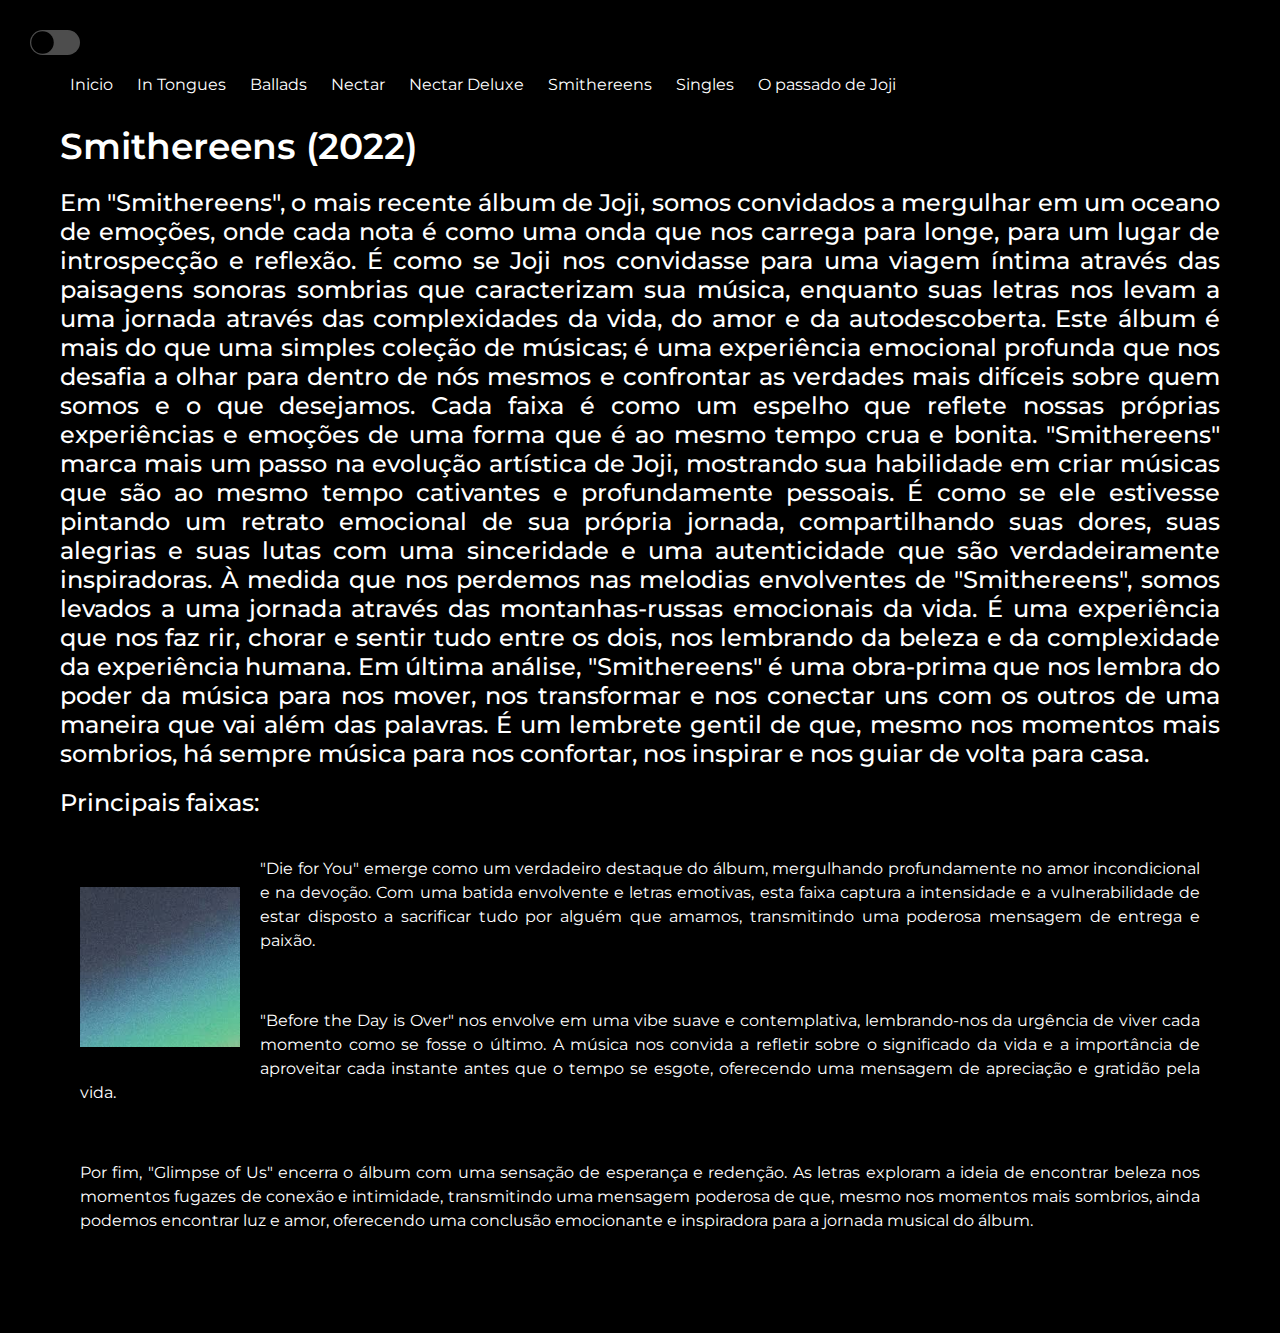
<file: HTML/Smithereens.html>
<!DOCTYPE html>
<html lang="pt-br">
<head>
    <meta charset="UTF-8">
    <meta name="viewport" content="width=device-width, initial-scale=1.0">
    <title>Smithereens (2022)</title>
    <link rel="stylesheet" href="../css/Style.css">
</head>
<body>
  <div class="trilho" id="trilho">
    <div class="indicador"
    ></div>
</div>
  
  <header id="cabecalho">
    <div class="container">
        <nav>
            <ul class="menu">
                <li><a href="/index.html">Inicio</a></li>
                <li><a href="/HTML/Intongues.html">In Tongues</a></li>
                <li><a href="/HTML/Ballads.html">Ballads</a></li>
                <li><a href="/HTML/Nectar.html">Nectar</a></li>
                <li><a href="/HTML/NectarD.html">Nectar Deluxe</a></li>
                <li><a href="/HTML/Smithereens.html">Smithereens</a></li>
                <li><a href="/HTML/Singles.html">Singles</a></li>
                <li><a href="/HTML/PinkGuy.html">O passado de Joji</a></li>

            </ul>
        </nav>
       
        
    </div>
  <div class="musica"><h1>Smithereens (2022)</h1>
        <h2>Em "Smithereens", o mais recente álbum de Joji, somos convidados a mergulhar em um oceano de emoções, onde cada nota é como uma onda que nos carrega para longe, para um lugar de introspecção e reflexão. É como se Joji nos convidasse para uma viagem íntima através das paisagens sonoras sombrias que caracterizam sua música, enquanto suas letras nos levam a uma jornada através das complexidades da vida, do amor e da autodescoberta.

            Este álbum é mais do que uma simples coleção de músicas; é uma experiência emocional profunda que nos desafia a olhar para dentro de nós mesmos e confrontar as verdades mais difíceis sobre quem somos e o que desejamos. Cada faixa é como um espelho que reflete nossas próprias experiências e emoções de uma forma que é ao mesmo tempo crua e bonita.
            
            "Smithereens" marca mais um passo na evolução artística de Joji, mostrando sua habilidade em criar músicas que são ao mesmo tempo cativantes e profundamente pessoais. É como se ele estivesse pintando um retrato emocional de sua própria jornada, compartilhando suas dores, suas alegrias e suas lutas com uma sinceridade e uma autenticidade que são verdadeiramente inspiradoras.
            
            À medida que nos perdemos nas melodias envolventes de "Smithereens", somos levados a uma jornada através das montanhas-russas emocionais da vida. É uma experiência que nos faz rir, chorar e sentir tudo entre os dois, nos lembrando da beleza e da complexidade da experiência humana.
            
            Em última análise, "Smithereens" é uma obra-prima que nos lembra do poder da música para nos mover, nos transformar e nos conectar uns com os outros de uma maneira que vai além das palavras. É um lembrete gentil de que, mesmo nos momentos mais sombrios, há sempre música para nos confortar, nos inspirar e nos guiar de volta para casa.</h2>
        <h2>Principais faixas:</h2>

        <img src="../img/smithereens.jfif" alt="smithereens" id="smithereens">

        <p>"Die for You" emerge como um verdadeiro destaque do álbum, mergulhando profundamente no amor incondicional e na devoção. Com uma batida envolvente e letras emotivas, esta faixa captura a intensidade e a vulnerabilidade de estar disposto a sacrificar tudo por alguém que amamos, transmitindo uma poderosa mensagem de entrega e paixão.</p>

        
          

        <p>"Before the Day is Over" nos envolve em uma vibe suave e contemplativa, lembrando-nos da urgência de viver cada momento como se fosse o último. A música nos convida a refletir sobre o significado da vida e a importância de aproveitar cada instante antes que o tempo se esgote, oferecendo uma mensagem de apreciação e gratidão pela vida.</p>

        
          

        <p>Por fim, "Glimpse of Us" encerra o álbum com uma sensação de esperança e redenção. As letras exploram a ideia de encontrar beleza nos momentos fugazes de conexão e intimidade, transmitindo uma mensagem poderosa de que, mesmo nos momentos mais sombrios, ainda podemos encontrar luz e amor, oferecendo uma conclusão emocionante e inspiradora para a jornada musical do álbum.</p>

        
    
    </div>
    <script src="/js/scripts.js"></script>
                
    
</body>
</html>
</file>
<file: css/Style.css>
@import url('https://fonts.googleapis.com/css2?family=Montserrat:wght@300;400;500;600;700&display=swap');
*{
    font-family: 'Montserrat', sans-serif;
    box-sizing: border-box;
}

body {
    background-color: #000;
    height: 100%;
    color:  #fff;
    margin: 30px;
    padding: 0;
}

p {
    padding: 20px;
    font-size: 16px;
    line-height: 1.5;
    text-align: justify;
  
}

header {
    color:  #fff;
    padding: 20px 0;
}

.menu li {
    display: inline;
    margin-right: 20px;
}

.menu li a {
    color:  #fff;
    text-decoration: none;
    transition: color 0.3s ease;
}

.menu li a:hover {
    color:  #fff;
}

h1 {
    font-size: 36px; 
    font-weight: 600; 
    margin-bottom: 20px; 
}

h2 {
    font-size: 24px;
    font-weight: 500; 
    margin-top: 20px;
}

.text-container {
    padding: 20px;
    margin-bottom: 20px; 
    border-radius: 5px; 
    box-shadow: 0 2px 4px rgba(0, 0, 0, 0.1); 
}

.text-container p {
    line-height: 1.6; 
    margin-bottom: 15px; 
}

ul :hover{
    text-decoration: underline;
    transition: 1s;
}
ul{
    display: inline;
}
#joji{
    margin-top: 20px;
    float: right;
    padding: 20px;
}

.musica{
   
    height: 100%;
    margin: 30px;
    padding: 0;
    font-size: 14px;
    text-align: justify;
   
}

#In_tongues{
    margin-top: 30px;
    float: left;
    width: 200px;
    padding: 20px;
}

#ballads{
    margin-top: 30px;
    float: left;
    width: 200px;
    padding: 20px;

}

#nectar{
    margin-top: 30px;
    float: left;
    width: 200px;
    padding: 20px;


}

#nectarD{
    margin-top: 30px;
    float: left;
    width: 200px;
    padding: 20px;

}

#nectar2{
    margin-bottom: 30px;
    margin-top: 30px;
    float: right;
    width: 200px;
    padding: 20px; 
    margin-right: 50px;
    display: inline-block; 
    vertical-align: middle; 
}

#gimmelove{
    margin-bottom: 30px;
    margin-top: 30px;
    width: 200px;
    padding: 20px; 
    margin-right: 50px;
    display: inline-block; 
    vertical-align: middle;
    float: left; 

}

#yourman{
    margin-bottom: 30px;
    margin-top: 30px;
    float: right;
    width: 200px;
    padding: 20px; 
    margin-right: 50px;
}

#run{
    margin-bottom: 30px;
    margin-top: 30px;
    width: 200px;
    padding: 20px; 
    margin-right: 50px;
    display: inline-block; 
    vertical-align: middle;
    float: left; 
}




#smithereens{
    margin-top: 30px;
    float: left;
    width: 200px;
    padding: 20px;


}

#frank{
    margin-top: 30px;
    float: left;
    width: 200px;
    padding: 20px;

}

#pinkguy{
    margin-top: 30px;
    float: left;
    width: 200px;
    padding: 20px;

}

#slowdance{
    margin-top: 30px;
    float: left;
    width: 200px;
    padding: 20px;
    margin-bottom: 30px;
    display: inline-block; 
    vertical-align: middle; 

}

.sons{
   margin-bottom: 50px;
    display: inline-block; 
    vertical-align: auto;
   
}

.sons p {
    margin-top: 50px;
    text-align: justify;
}

.trilho{
    width: 50px;
    height: 25px;
    background-color: #4d4d4d;
    border-radius: 15px;
    position: relative;
    cursor: pointer;
    
}

.trilho .indicador{
    width: 25px;
    height: 25px;
    background-color: #000;
    border-radius: 50%;
    transform: scale(.9);
    position: absolute;
    left: 0;
    transition: 0.5s;
   
}

.trilho.dark{
    background-color: #c3c3c3;
}

.trilho.dark .indicador{
    left: 25px;
    background-color: #fff;

}

body.dark{
    background-color: #e4e4e4;
}

body.dark *{
    color: #000;

}

body.dark .menu li a{
    color: #000;
}
</file>
